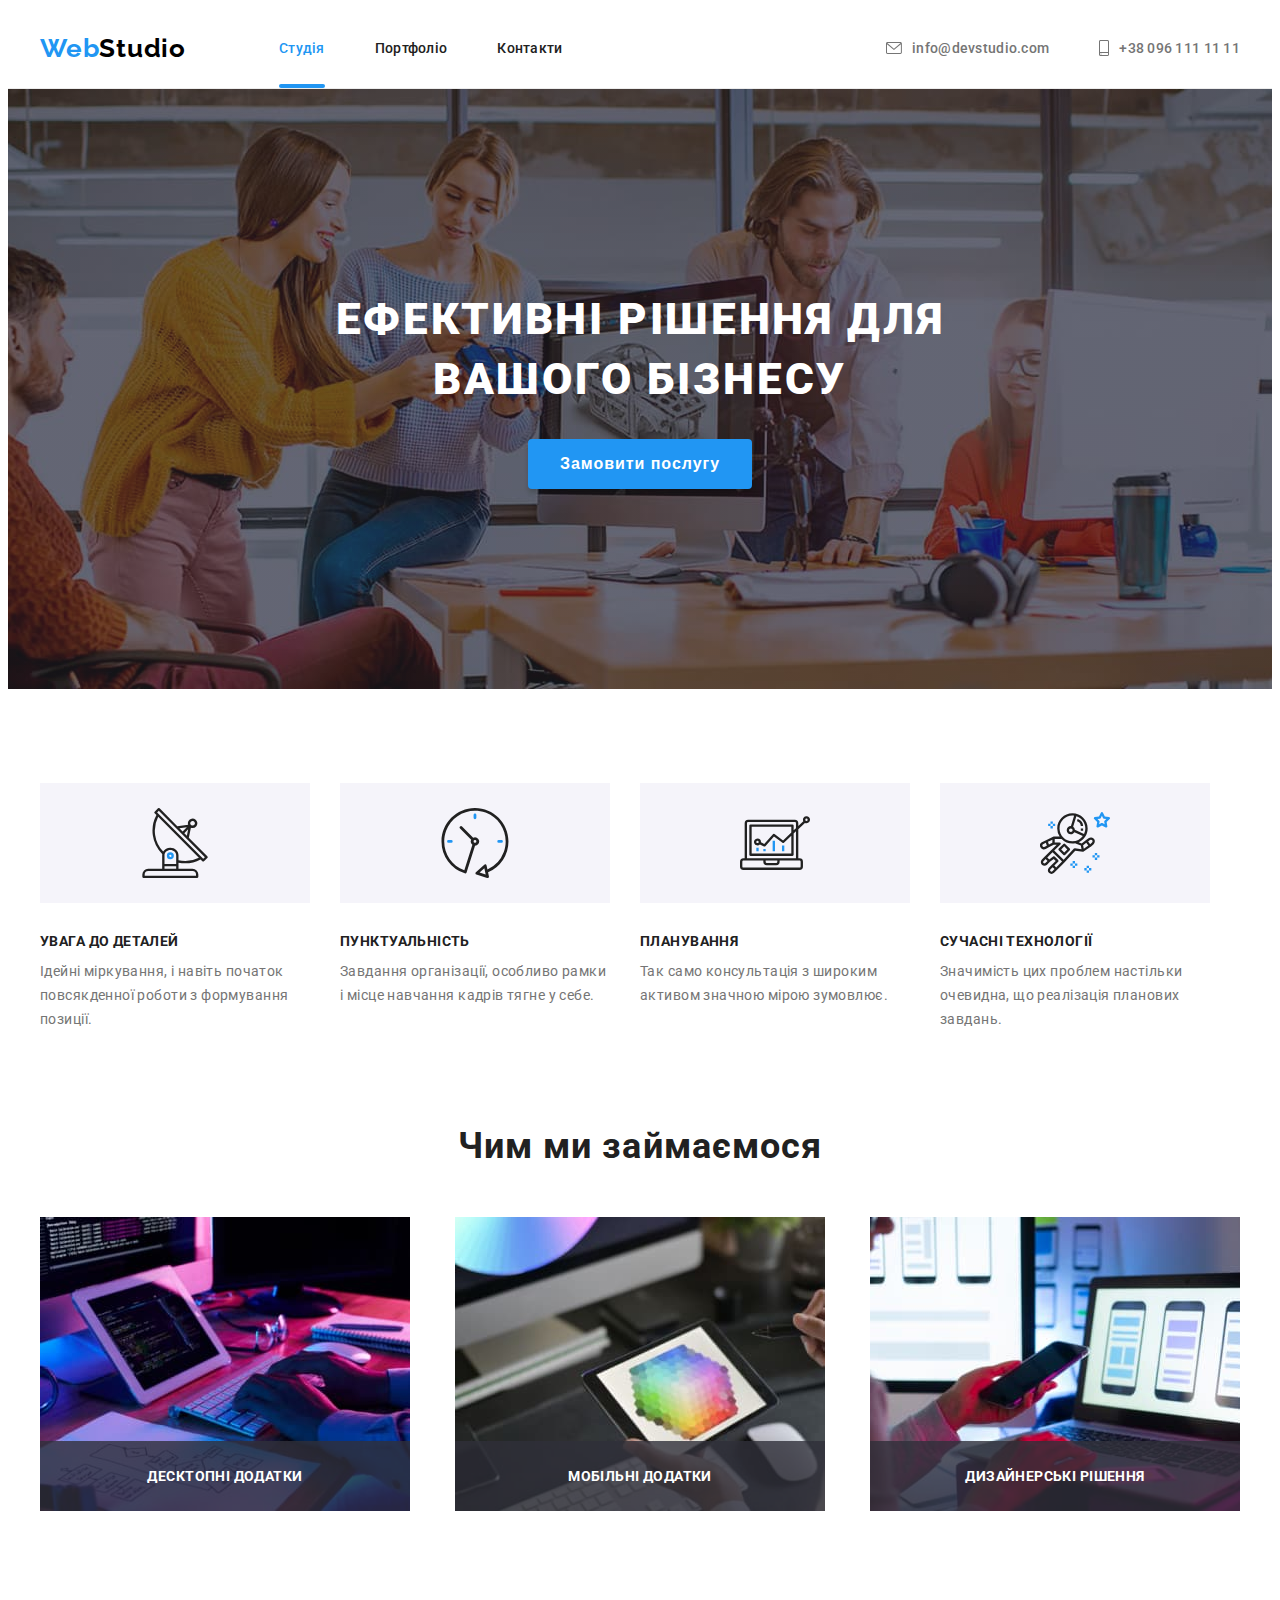
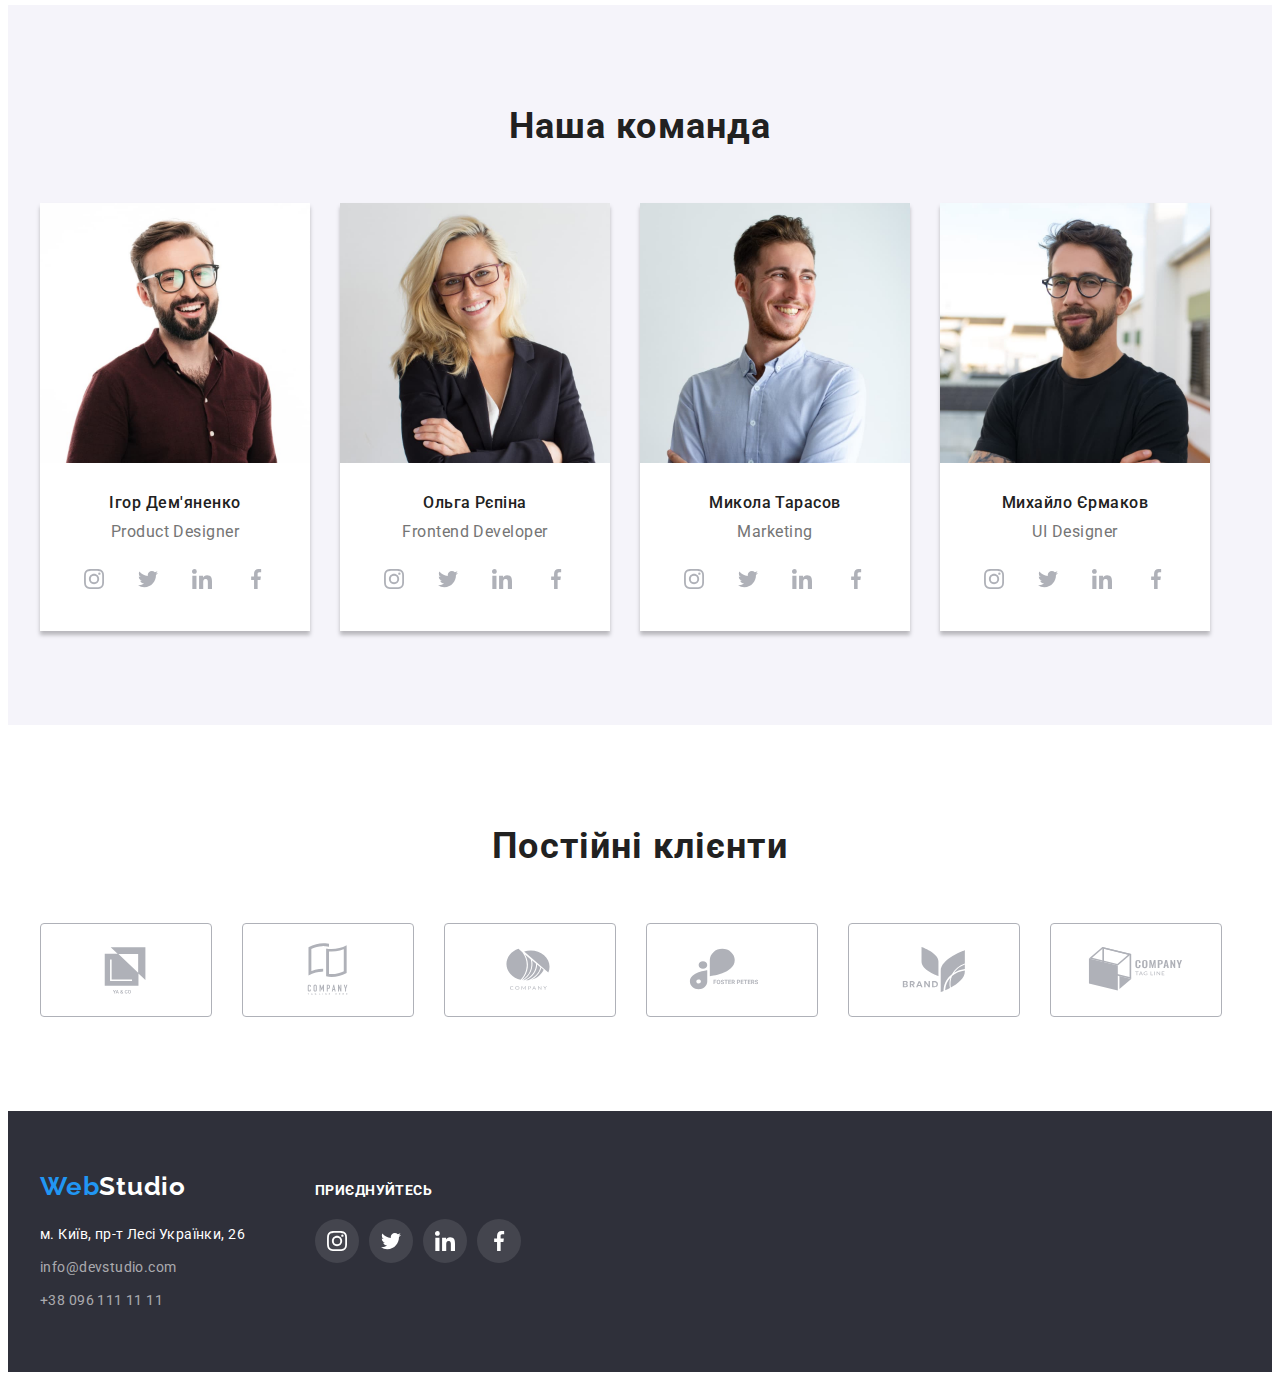
<file: index.html>
<!DOCTYPE html>
    <html lang="uk">

    <head>
       
        <meta charset="UTF-8">
        <meta http-equiv="X-UA-Compatible" content="IE=edge">
        <meta name="viewport" content="width=device-width, initial-scale=1.0">
        <title>Студія</title>
        <link rel="stylesheet" href="https://cdnjs.cloudflare.com/ajax/libs/modern-normalize/1.1.0/modern-normalize.min.css" integrity="sha512-wpPYUAdjBVSE4KJnH1VR1HeZfpl1ub8YT/NKx4PuQ5NmX2tKuGu6U/JRp5y+Y8XG2tV+wKQpNHVUX03MfMFn9Q==" crossorigin="anonymous" referrerpolicy="no-referrer">
         <link rel="stylesheet" href="./css/style.css">
         <link rel="preconnect" href="https://fonts.googleapis.com">
        <link rel="preconnect" href="https://fonts.gstatic.com" crossorigin>
         <link
            href="https://fonts.googleapis.com/css2?family=Montserrat:wght@400;500;700&family=Raleway:wght@700&family=Roboto:wght@400;500;700;900&display=swap"
            rel="stylesheet">
    </head>
    <body>
        <div data-modal class="backdrop is-hidden "> 
            <div class="modal">
                <button data-modal-close type="button" class="backdrop-button button"><svg class="icon-close-ikon" width="18" height="18">
                    <use href="./images/hw4/symbol-defs.svg#icon-close-ikon"></use>
                </svg></button>
            </div>
        </div>
        <header class="header">
            <div class="container header-nav">
                 <a href="./index.html" lang="en" class="logo"> <span class="logo-web"> Web</span><span class="logo-studio">Studio</span></a>
            <nav class="nav">
                <ul class="nav-list list">
                    <li><div class="underline"><a href="./index.html"  class="nav-link studia current " >Студія</a></div></li>
                    <li><a href="./portfolio.html" class="nav-link portfolio ">Портфоліо</a></li>
                    <li><a href="" class="nav-link">Контакти</a></li>
                </ul>
            </nav>
            <ul class="kontakt-list list">
                <li><a href="mailto:info@devstudio.com" class="kontakt-mail">
                    <svg class="ikon" width="16" height="12">
                        <use href="./images/hw4/symbol-defs.svg#icon-envelope"></use>
                    </svg>
                info@devstudio.com</a></li>
                <li><a href="tel:+380961111111" class="kontakt-tel">
                    <svg class="ikon" width="10" height="16">
                        <use href="./images/hw4/symbol-defs.svg#icon-smartphone"></use>
                    </svg>
                +38 096 111 11 11</a></li>
            </ul>  
            </div>
        </header>
        <main>
            <section class="hero">
                <div class="container">
                 <h1 class="hero-title">Ефективні рішення для <br> вашого бізнесу</h1>
                <button data-modal-open type="button" class="hero-button button">Замовити послугу</button>
            </div>
            </section>
                <!-- ОСОБЛИВОСТІ -->
            <section class="features section">
                <div class="container ">
                 <h2 class="visually-hidden">Особливості</h2>
                 <ul class="main-list features-nav list">
                    <li class="main-item">
                        <div class="features-ikon">
                        <svg class="ikon" width="70" height="70">
                            <use href="./images/hw4/symbol-defs.svg#icon-antenna"></use>
                        </svg></div>
                        <h3 class="main-title">УВАГА ДО ДЕТАЛЕЙ</h3>
                        <p class="main-text">Ідейні міркування, і навіть початок повсякденної роботи з формування позиції.</p>
                    </li>
                    <li class="main-item">
                        <div class="features-ikon">
                        <svg class="ikon" width="70" height="70">
                            <use href="./images/hw4/symbol-defs.svg#icon-clock"></use>
                        </svg></div>
                        <h3 class="main-title">ПУНКТУАЛЬНІСТЬ</h3>
                        <p class="main-text">Завдання організації, особливо рамки і місце навчання кадрів тягне у себе.</p>
                    </li>
                    <li class="main-item">
                        <div class="features-ikon">
                        <svg class="ikon" width="70" height="70">
                            <use href="./images/hw4/symbol-defs.svg#icon-diagram"></use>
                        </svg></div>
                        <h3 class="main-title">ПЛАНУВАННЯ</h3>
                        <p class="main-text">Так само консультація з широким активом значною мірою зумовлює.</p>
                    </li>
                    <li class="main-item">
                        <div class="features-ikon">
                        <svg class="ikon" width="70" height="70">
                            <use href="./images/hw4/symbol-defs.svg#icon-astronaut"></use>
                        </svg></div>
                        <h3 class="main-title">СУЧАСНІ ТЕХНОЛОГІЇ</h3>
                        <p class="main-text">Значимість цих проблем настільки очевидна, що реалізація планових завдань.</p>
                    </li>
                </ul>
                </div>
            </section>
                <!-- ABOUT -->
            <section class="about section">
                <div class="container">
                     <h2 class="about-title title">Чим ми займаємося</h2>
                <ul class="about-list list">
                    <li class="about-item"><div class="img-container"><img src="./images/hw1/img(1).jpg" width="370" height="294" alt="Руки на клавіатурі"><p class="img-text">Десктопні додатки</p></div></li>
                    <li class="about-item"><div class="img-container"><img src="./images/hw1/img(2).jpg" width="370" height="294" alt="Тримає телефон"><p class="img-text">Мобільні додатки</p></div></li>
                    <li class="about-item"><div class="img-container"><img src="./images/hw1/img(3).jpg" width="370" height="294" alt="Тримає планшет"><p class="img-text">Дизайнерські рішення</p></div></li>
                </ul>
                </div>
            </section>
                <!-- КОМАНДА -->
            <section class="team section">
                <div class="container">
                      <h2 class="team-title title">Наша команда</h2>
                <ul class="team-list team-nav list">
                    <li class="team-item">
                        <img class="team-img" src="./images/hw1/img(4).jpg" width="270" height="260" alt="Ігор">
                        <div class="image-text">
                        <h3 class="team-subtitle">Ігор Дем'яненко</h3>
                        <p class="team-text">Product Designer</p>
                        <ul class="team-ikons">
                          <li class="team-list list"><a href="https://www.instagram.com/" target="_blank" rel="no-referrer noopener" class="ikon-teams">
                        <svg class="ikon-team" width="20" height="20">
                            <use href="./images/hw4/symbol-defs.svg#icon-instagram"></use>
                        </svg></a></li>
                           <li class="team-list list"> <a href="https://twitter.com/" target="_blank" rel="no-referrer noopener" class="ikon-teams">
                        <svg class="ikon-team" width="20" height="20">
                            <use href="./images/hw4/symbol-defs.svg#icon-twitter"></use>
                        </svg></a></li>
                            <li class="team-list list"> <a href="https://ua.linkedin.com/" target="_blank" rel="no-referrer noopener" class="ikon-teams">
                        <svg class="ikon-team" width="20" height="20">
                            <use href="./images/hw4/symbol-defs.svg#icon-linkedin"></use>
                        </svg></a></li>
                           <li class="team-list list"><a href="https://www.facebook.com/" target="_blank" rel="no-referrer noopener" class="ikon-teams">
                        <svg class="ikon-team" width="20" height="20">
                            <use href="./images/hw4/symbol-defs.svg#icon-facebook"></use>
                        </svg></a></li>
                        </ul></div>
                    </li>
                    <li class="team-item">
                        <img class="team-img"  src="./images/hw1/img(5).jpg" width="270" height="260" alt="Ольга">
                        <div class="image-text">
                        <h3 class="team-subtitle">Ольга Рєпіна</h3>
                        <p class="team-text">Frontend Developer</p>
                        <ul class="team-ikons">
                            <li class="team-list list"><a href="https://www.instagram.com/" target="_blank" rel="no-referrer noopener"
                                    class="ikon-teams">
                                    <svg class="ikon-team" width="20" height="20">
                                        <use href="./images/hw4/symbol-defs.svg#icon-instagram"></use>
                                    </svg></a></li>
                            <li class="team-list list"> <a href="https://twitter.com/" target="_blank" rel="no-referrer noopener"
                                    class="ikon-teams">
                                    <svg class="ikon-team" width="20" height="20">
                                        <use href="./images/hw4/symbol-defs.svg#icon-twitter"></use>
                                    </svg></a></li>
                            <li class="team-list list"> <a href="https://ua.linkedin.com/" target="_blank" rel="no-referrer noopener"
                                    class="ikon-teams">
                                    <svg class="ikon-team" width="20" height="20">
                                        <use href="./images/hw4/symbol-defs.svg#icon-linkedin"></use>
                                    </svg></a></li>
                            <li class="team-list list"><a href="https://www.facebook.com/" target="_blank" rel="no-referrer noopener"
                                    class="ikon-teams">
                                    <svg class="ikon-team" width="20" height="20">
                                        <use href="./images/hw4/symbol-defs.svg#icon-facebook"></use>
                                    </svg></a></li>
                        </ul>
                        </div>
                    </li>
                    <li class="team-item">
                        <img class="team-img"  src="./images/hw1/img(6).jpg" width="270" height="260" alt="Микола">
                        <div class="image-text">
                        <h3 class="team-subtitle">Микола Тарасов</h3>
                        <p class="team-text">Marketing</p>
                        <ul class="team-ikons">
                            <li class="team-list list"><a href="https://www.instagram.com/" target="_blank" rel="no-referrer noopener"
                                    class="ikon-teams">
                                    <svg class="ikon-team" width="20" height="20">
                                        <use href="./images/hw4/symbol-defs.svg#icon-instagram"></use>
                                    </svg></a></li>
                            <li class="team-list list"> <a href="https://twitter.com/" target="_blank" rel="no-referrer noopener"
                                    class="ikon-teams">
                                    <svg class="ikon-team" width="20" height="20">
                                        <use href="./images/hw4/symbol-defs.svg#icon-twitter"></use>
                                    </svg></a></li>
                            <li class="team-list list"> <a href="https://ua.linkedin.com/" target="_blank" rel="no-referrer noopener"
                                    class="ikon-teams">
                                    <svg class="ikon-team" width="20" height="20">
                                        <use href="./images/hw4/symbol-defs.svg#icon-linkedin"></use>
                                    </svg></a></li>
                            <li class="team-list list"><a href="https://www.facebook.com/" target="_blank" rel="no-referrer noopener"
                                    class="ikon-teams">
                                    <svg class="ikon-team" width="20" height="20">
                                        <use href="./images/hw4/symbol-defs.svg#icon-facebook"></use>
                                    </svg></a></li>
                        </ul>
                        </div>
                    </li>
                    <li class="team-item">
                        <img class="team-img"  src="./images/hw1/img(7).jpg" width="270" height="260" alt="Михайло">
                        <div class="image-text">
                         <h3 class="team-subtitle">Михайло Єрмаков</h3>
                        <p class="team-text">UI Designer</p>
                    <ul class="team-ikons">
                        <li class="team-list list"><a href="https://www.instagram.com/" target="_blank" rel="no-referrer noopener"
                                class="ikon-teams">
                                <svg class="ikon-team" width="20" height="20">
                                    <use href="./images/hw4/symbol-defs.svg#icon-instagram"></use>
                                </svg></a></li>
                        <li class="team-list list"> <a href="https://twitter.com/" target="_blank" rel="no-referrer noopener"
                                class="ikon-teams">
                                <svg class="ikon-team" width="20" height="20">
                                    <use href="./images/hw4/symbol-defs.svg#icon-twitter"></use>
                                </svg></a></li>
                        <li class="team-list list"> <a href="https://ua.linkedin.com/" target="_blank" rel="no-referrer noopener"
                                class="ikon-teams">
                                <svg class="ikon-team" width="20" height="20">
                                    <use href="./images/hw4/symbol-defs.svg#icon-linkedin"></use>
                                </svg></a></li>
                        <li class="team-list list"><a href="https://www.facebook.com/" target="_blank" rel="no-referrer noopener"
                                class="ikon-teams">
                                <svg class="ikon-team" width="20" height="20">
                                    <use href="./images/hw4/symbol-defs.svg#icon-facebook"></use>
                                </svg></a></li>
                    </ul>
                        </div>
                    </li>
                </ul>
                </div> 
            </section>
            <!-- Clients -->
            <section class="clients section">
                <div class="container">
                    <h2 class="clients-title title">Постійні клієнти</h2>
                    <ul class="clients-list list">
                        <li class="clients-item">
                            <a href="" target="_blank" rel="no-referrer noopener" class="ikon-clients">
                                <svg class="ikon-client" width="106" height="60">
                                    <use href="./images/hw4/symbol-defs.svg#icon-Logo"></use>
                                </svg></a>
                        </li>
                        <li class="clients-item">
                            <a href="" target="_blank" rel="no-referrer noopener" class="ikon-clients">
                                <svg class="ikon-client" width="106" height="60">
                                    <use href="./images/hw4/symbol-defs.svg#icon-Logo-1"></use>
                                </svg></a>
                        </li>
                        <li class="clients-item">
                            <a href="" target="_blank" rel="no-referrer noopener" class="ikon-clients">
                                <svg class="ikon-client" width="106" height="60">
                                    <use href="./images/hw4/symbol-defs.svg#icon-Logo-2"></use>
                                </svg></a>
                        </li>
                        <li class="clients-item">
                            <a href="" target="_blank" rel="no-referrer noopener" class="ikon-clients">
                                <svg class="ikon-client" width="106" height="60">
                                    <use href="./images/hw4/symbol-defs.svg#icon-Logo-3"></use>
                                </svg></a>
                        </li>
                        <li class="clients-item">
                            <a href="" target="_blank" rel="no-referrer noopener" class="ikon-clients">
                                <svg class="ikon-client" width="106" height="60">
                                    <use href="./images/hw4/symbol-defs.svg#icon-Logo-4"></use>
                                </svg></a>
                        </li>
                        <li class="clients-item">
                            <a href="" target="_blank" rel="no-referrer noopener" class="ikon-clients">
                                <svg class="ikon-client" width="106" height="60">
                                    <use href="./images/hw4/symbol-defs.svg#icon-Logo-5"></use>
                                </svg></a>
                        </li>
                    </ul>
                </div>
            </section>
        </main>
            <!-- FOOTER -->
        <footer class="footer">
            <div class="container footer-container"> 
                <div class="footer-nav">
                 <a href="./index.html" class="footer-logo"><span class="footer-web"> Web</span><span class="footer-studio">Studio</span></a>
            <address class="footer-address">
                <ul class="footer-list list">
                    <li class="footer-item"><a href="" class="address-map"> м. Київ, пр-т Лесі Українки, 26</a></li>
                    <li class="footer-item"><a href="mailto:info@devstudio.com" class="address-mail">info@devstudio.com</a></li>
                    <li class="footer-item"> <a href="tel:+380961111111" class="address-tel">+38 096 111 11 11</a></li>
                </ul>
            </address></div>
            <div class="footer-links">
            <strong class="footer-title title">приєднуйтесь</strong>
            <ul class="footer-list list">
                <li class="footer-link link"><a href="https://www.instagram.com/" target="_blank" rel="no-referrer noopener" class="ikon-teams">
                    <svg class="ikon-team footer-ikon" width="20" height="20">
                        <use href="./images/hw4/symbol-defs.svg#icon-instagram"></use>
                    </svg></a></li>
                <li class="footer-link link"><a href="https://twitter.com/" target="_blank" rel="no-referrer noopener" class="ikon-teams">
                    <svg class="ikon-team footer-ikon" width="20" height="20">
                        <use href="./images/hw4/symbol-defs.svg#icon-twitter"></use>
                    </svg></a></li>
                <li class="footer-link link"><a href="https://ua.linkedin.com/" target="_blank" rel="no-referrer noopener" class="ikon-teams">
                    <svg class="ikon-team footer-ikon" width="20" height="20">
                        <use href="./images/hw4/symbol-defs.svg#icon-linkedin"></use>
                    </svg></a></li>
                <li class="footer-link link"><a href="https://www.facebook.com/" target="_blank" rel="no-referrer noopener" class="ikon-teams">
                    <svg class="ikon-team footer-ikon" width="20" height="20">
                        <use href="./images/hw4/symbol-defs.svg#icon-facebook"></use>
                    </svg></a></li>
            </ul></div>
        </div>
        </footer>  
        <script src="./js/modal.js"></script>
</body>
</html>
</file>
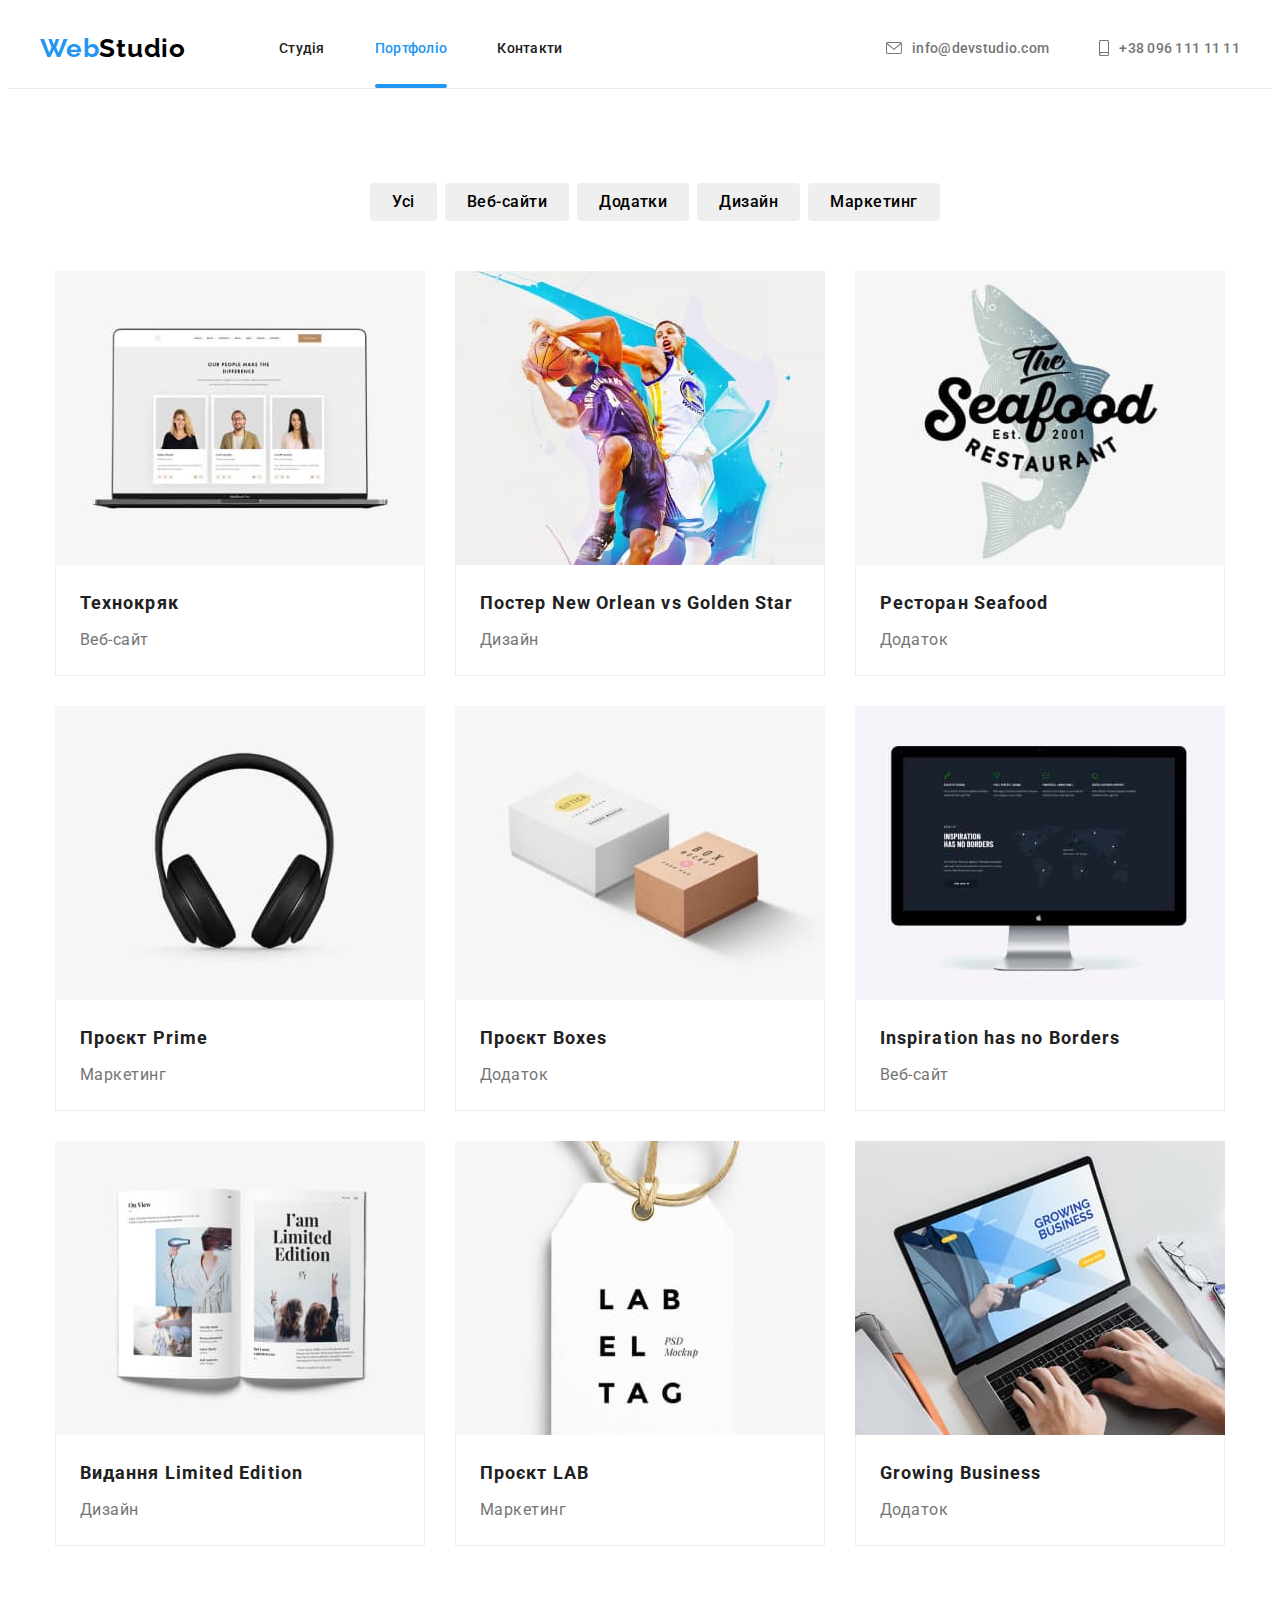
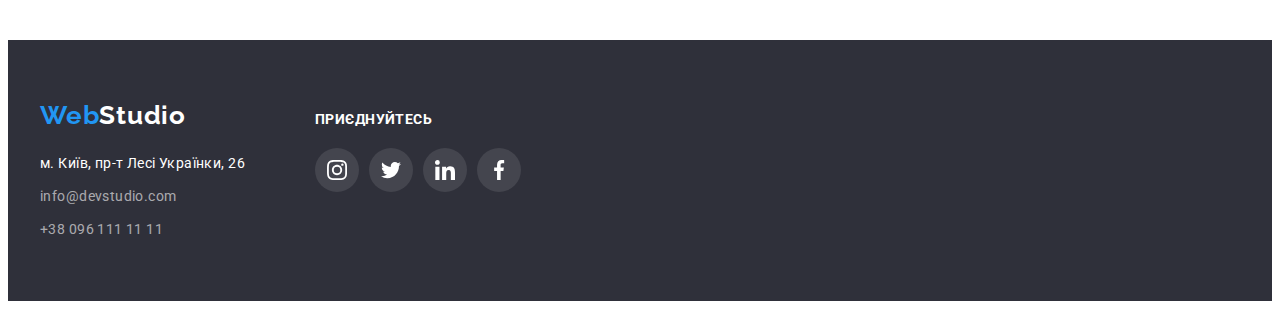
<file: portfolio.html>
<!DOCTYPE html>
<html lang="uk">
<head>
    <meta charset="UTF-8">
    <meta http-equiv="X-UA-Compatible" content="IE=edge">
    <meta name="viewport" content="width=device-width, initial-scale=1.0">
    <title>Портфоліо</title>
    <link rel="stylesheet" href="https://cdnjs.cloudflare.com/ajax/libs/modern-normalize/1.1.0/modern-normalize.min.css"
        integrity="sha512-wpPYUAdjBVSE4KJnH1VR1HeZfpl1ub8YT/NKx4PuQ5NmX2tKuGu6U/JRp5y+Y8XG2tV+wKQpNHVUX03MfMFn9Q=="
        crossorigin="anonymous" referrerpolicy="no-referrer">
     <link rel="stylesheet" href="./css/style.css">
    <link rel="preconnect" href="https://fonts.googleapis.com">
    <link rel="preconnect" href="https://fonts.gstatic.com" crossorigin>
    <link href="https://fonts.googleapis.com/css2?family=Montserrat:wght@400;500;700&family=Raleway:wght@700&family=Roboto:wght@400;500;700;900&display=swap" rel="stylesheet">

</head>
<body>
<header class="header">
    <div class="container header-nav"> 
        <a href="./index.html" lang="en" class="logo"> <span class="logo-web"> Web</span><span
            class="logo-studio">Studio</span></a>
    <nav class="nav">
        <ul class="nav-list list">
            <li><a href="./index.html" class="nav-link studia">Студія</a></li>
            <li><div class="underline"><a href="./portfolio.html" class="nav-link portfolio current">Портфоліо</a></div></li>
            <li><a href="" class="nav-link">Контакти</a></li>
        </ul>
    </nav>
    <ul class="kontakt-list list">
        <li><a href="mailto:info@devstudio.com" class="kontakt-mail">
            <svg class="ikon" width="16" height="12">
                <use href="./images/hw4/symbol-defs.svg#icon-envelope"></use>
            </svg>
            info@devstudio.com</a></li>
        <li><a href="tel:+380961111111" class="kontakt-tel">
            <svg class="ikon" width="10" height="16">
                <use href="./images/hw4/symbol-defs.svg#icon-smartphone"></use>
            </svg>
            +38 096 111 11 11</a></li>
    </ul>
</div>
   
</header class="portfolio-header">
    <main>
        <section class="main-portfolio container section">
            <div class="container">
                    <h1 class="visually-hidden">Фільтри</h1>
            <ul class="portfolio-list list">
                <li class="portfolio-item"><button type="button" class="portfolio-button button">Усі</button></li>
                <li class="portfolio-item"><button type="button" class="portfolio-button button">Веб-сайти</button></li>
                <li class="portfolio-item"><button type="button" class="portfolio-button button">Додатки</button></li>
                <li class="portfolio-item"><button type="button" class="portfolio-button button">Дизайн</button></li>
                <li class="portfolio-item"><button type="button" class="portfolio-button button">Маркетинг</button></li>
            </ul>
                 <ul class="projects list">
                <li class="project-item">
                    <a href="" class="project-link">
                   <div class="techno-container"> <img class="portfolio-img"  src="./images/hw2/img8.jpg" alt="Технокряк" width="370" height="294">
                <p class="techno-text">Ресурс пропонує комплексні пропозиції з різним рівнем функціоналу та сервісів. Все це дозволить
                    відвідувачу отримати
                    вичерпні відомості про компанію чи приватну особу.</p></div>
                    <div class="project-alltext">
                <h2 class="project-title title">Технокряк</h2>
                    <p class="project-text">Веб-сайт</p>
                </div></a>
                </li>
                <li class="project-item">
                    <a href="" class="project-link">
                    <div class="techno-container"><img class="portfolio-img" src="./images/hw2/img9.jpg" alt="Постер баскетбол" width="370" height="294">
                    <p class="techno-text">Ресурс пропонує комплексні пропозиції з різним рівнем функціоналу та сервісів. Все це дозволить
                        відвідувачу отримати
                        вичерпні відомості про компанію чи приватну особу.</p></div>
                    <div class="project-alltext">
                    <h2 class="project-title title">Постер <span lang="en">New Orlean vs Golden Star</span></h2>
                    <p class="project-text">Дизайн</p>
                    </div></a>
                    
                </li>
                <li class="project-item">
                    <a href="" class="project-link">
                    <div class="techno-container"><img class="portfolio-img" src="./images/hw2/img10.jpg" alt="Ресторан морьська їжа" width="370" height="294">
                    <p class="techno-text">Ресурс пропонує комплексні пропозиції з різним рівнем функціоналу та сервісів. Все це дозволить
                        відвідувачу отримати
                        вичерпні відомості про компанію чи приватну особу.</p></div>
                    <div class="project-alltext">
                     <h2 class="project-title title">Ресторан <span lang="en">Seafood</span></h2>
                    <p class="project-text">Додаток</p>
                    </div></a>
                   
                </li>
                <li class="project-item">
                    <a href="" class="project-link">
                    <div class="techno-container"><img class="portfolio-img" src="./images/hw2/img11.jpg" alt="Навушники" width="370" height="294">
                    <p class="techno-text">Ресурс пропонує комплексні пропозиції з різним рівнем функціоналу та сервісів. Все це дозволить
                        відвідувачу отримати
                        вичерпні відомості про компанію чи приватну особу.</p></div>
                    <div class="project-alltext">
                        <h2 class="project-title title">Проєкт <span lang="en">Prime</span></h2>
                    <p class="project-text">Маркетинг</p>
                    </div></a>
                
                </li>
                <li class="project-item">
                    <a href="" class="project-link">
                    <div class="techno-container"><img class="portfolio-img" src="./images/hw2/img12.jpg" alt="Коробки" width="370" height="294">
                    <p class="techno-text">Ресурс пропонує комплексні пропозиції з різним рівнем функціоналу та сервісів. Все це дозволить
                        відвідувачу отримати
                        вичерпні відомості про компанію чи приватну особу.</p></div>
                    <div class="project-alltext">
                     <h2 class="project-title title">Проєкт <span lang="en">Boxes</span></h2>
                    <p class="project-text">Додаток</p>
                    </div>
                   </a>
                </li>
                <li class="project-item">
                    <a href="" class="project-link">
                    <div class="techno-container"><img class="portfolio-img" src="./images/hw2/img13.jpg" alt="Монітор" width="370" height="294">
                    <p class="techno-text">Ресурс пропонує комплексні пропозиції з різним рівнем функціоналу та сервісів. Все це дозволить
                        відвідувачу отримати
                        вичерпні відомості про компанію чи приватну особу.</p></div>
                    <div class="project-alltext">
                      <h2 lang="en" class="project-title title">Inspiration has no Borders</h2>
                    <p class="project-text">Веб-сайт</p>
                    </div>
                  </a>
                </li>
                <li class="project-item">
                    <a href="" class="project-link">
                    <div class="techno-container"><img class="portfolio-img" src="./images/hw2/img14.jpg" alt="Книга" width="370" height="294">
                    <p class="techno-text">Ресурс пропонує комплексні пропозиції з різним рівнем функціоналу та сервісів. Все це дозволить
                        відвідувачу отримати
                        вичерпні відомості про компанію чи приватну особу.</p>
                    <p class="techno-text">Ресурс пропонує комплексні пропозиції з різним рівнем функціоналу та сервісів. Все це дозволить
                        відвідувачу отримати
                        вичерпні відомості про компанію чи приватну особу.</p></div>
                    <div class="project-alltext">
                     <h2 class="project-title title">Видання <span lang="en">Limited Edition</span></h2>
                    <p class="project-text">Дизайн</p>
                    </div>
                   </a>
                </li>
                <li class="project-item">
                    <a href="" class="project-link">
                    <div class="techno-container"><img class="portfolio-img" src="./images/hw2/img15.jpg" alt="Бейджик Лаб" width="370" height="294">
                    <p class="techno-text">Ресурс пропонує комплексні пропозиції з різним рівнем функціоналу та сервісів. Все це дозволить відвідувачу отримати
                    вичерпні відомості про компанію чи приватну особу.</p></div>
                    <div class="project-alltext">
                     <h2 class="project-title title">Проєкт <span lang="en">LAB</span></h2>
                    <p class="project-text">Маркетинг</p>
                    </div>
                   </a>
                </li>
                <li class="project-item">
                    <a href="" class="project-link">
                    <div class="techno-container"><img class="portfolio-img" src="./images/hw2/img16.jpg" alt="Руки на лептопі" width="370" height="294">
                    <p class="techno-text">Ресурс пропонує комплексні пропозиції з різним рівнем функціоналу та сервісів. Все це дозволить
                        відвідувачу отримати
                        вичерпні відомості про компанію чи приватну особу.</p></div>
                    <div class="project-alltext">
                    <h2 lang="en" class="project-title title"> Growing Business</h2>
                    <p class="project-text">Додаток</p>
                    </div>
                    </a>
                </li>
            </ul>
            </div>
        </section>
    </main>
    <!-- FOOTER -->
    <footer class="footer">
        <div class="container footer-container">
            <div class="footer-nav">
                <a href="./index.html" class="footer-logo"><span class="footer-web"> Web</span><span
                        class="footer-studio">Studio</span></a>
                <address class="footer-address">
                    <ul class="footer-list list">
                        <li class="footer-item"><a href="" class="address-map"> м. Київ, пр-т Лесі Українки, 26</a></li>
                        <li class="footer-item"><a href="mailto:info@devstudio.com"
                                class="address-mail">info@devstudio.com</a></li>
                        <li class="footer-item"> <a href="tel:+380961111111" class="address-tel">+38 096 111 11 11</a></li>
                    </ul>
                </address>
            </div>
            <div class="footer-links">
                <strong class="footer-title title">приєднуйтесь</strong>
                <ul class="footer-list list">
                    <li class="footer-link link"><a href="https://www.instagram.com/" target="_blank"
                            rel="no-referrer noopener" class="ikon-teams">
                            <svg class="ikon-team footer-ikon" width="20" height="20">
                                <use href="./images/hw4/symbol-defs.svg#icon-instagram"></use>
                            </svg></a></li>
                    <li class="footer-link link"><a href="https://twitter.com/" target="_blank" rel="no-referrer noopener"
                            class="ikon-teams">
                            <svg class="ikon-team footer-ikon" width="20" height="20">
                                <use href="./images/hw4/symbol-defs.svg#icon-twitter"></use>
                            </svg></a></li>
                    <li class="footer-link link"><a href="https://ua.linkedin.com/" target="_blank"
                            rel="no-referrer noopener" class="ikon-teams">
                            <svg class="ikon-team footer-ikon" width="20" height="20">
                                <use href="./images/hw4/symbol-defs.svg#icon-linkedin"></use>
                            </svg></a></li>
                    <li class="footer-link link"><a href="https://www.facebook.com/" target="_blank"
                            rel="no-referrer noopener" class="ikon-teams">
                            <svg class="ikon-team footer-ikon" width="20" height="20">
                                <use href="./images/hw4/symbol-defs.svg#icon-facebook"></use>
                            </svg></a></li>
                </ul>
            </div>
        </div>
    </footer>
    <script src="./js/modal.js"></script>
</body>
</html>
</file>
<file: css/style.css>
:root{
    --prime-color-text: #212121;
    --web-part-inLogo-color: #2196F3;
    --studio-part-inLogo-color: #000000;
    --current-collor: #2196F3;
    --hover-color:#2196F3;
    --sub-prime-color-text: #757575;
    --transition-effects: color 250ms cubic-bezier(0.4, 0, 0.2, 1);
}

body {
    font-family: Roboto, sans-serif;
    color: var(--prime-color-text);
}
.title {
    margin: 0;
    padding: 0;
}
.list{
    margin: 0;
    padding: 0;
    list-style: none;
}
h1,
h1,
h3,
h4,
h5,
h6,
p {
    margin: 0;
    padding: 0;
}

ul{
    margin: 0;
    padding: 0;
}
img {
    display: block;
    max-width: 100%;
    height: auto;
}
 .studia.current,
 .portfolio.current{
    color: var(--current-collor)
}
.container{
    width: 1200px;
    padding: 0 15px;
    margin-left: auto;
    margin-right: auto;
}

.button{
    border: 0;
}

 /* -----------HEADER----------- */
 header{
    border-bottom: 1px solid #ECECEC;
 }
.header-nav{
    display: flex;
    align-items: center;
}

.logo {
    font-family: Raleway, sans-serif;
    font-weight: 700;
    font-size: 26px;
    line-height: calc(31/26);
    letter-spacing: 0.03em;
    text-decoration: none;
}

.logo-web {
    color: var(--web-part-inLogo-color);
}
.logo-studio{
    color: var(--studio-part-inLogo-color);
}
.nav {
 color: inherit;
}

.nav-list{
    display: flex;
    margin-left: 93px;
    gap: 50px;
}
.underline{
    position: relative;
}
.current::after,
.portfolio.current::after{
    content: "";
    position: absolute;

    width: 100%;
    height: 4px;
    border-radius: 2px;
    background-color: var(--current-collor);
    display: inline-block;
    bottom: 0;
    left: 0;
}
.nav-list .nav-link{
    display: block;
    padding: 32px 0;
}
.nav-link {
    font-weight: 500;
    font-size: 14px;
    line-height: calc(16/14);
    letter-spacing: 0.02em;
    text-decoration: none;
    color: inherit;
    transition: var(--transition-effects)
}
.nav-link:hover,
.nav-link:focus{
    color: var(--hover-color);
    cursor: pointer;
}
.kontakt-list {
margin-left: auto;
list-style: none;
display: flex;
gap: 50px;
}

.kontakt-tel,
.kontakt-mail{
    display: flex;
    justify-content: center;
    align-items: center;
    gap: 10px;

text-decoration: none;
font-weight: 500;
font-size: 14px;
line-height: calc(16/14);
letter-spacing: 0.02em;
 color: var(--sub-prime-color-text);

transition: var(--transition-effects);
}

.ikon{
    fill: currentColor;
}


.kontakt-tel:hover,
.kontakt-tel:focus,
.kontakt-mail:hover,
.kontakt-mail:focus{
    cursor: pointer;
    color: var(--hover-color);
}
.section{
    padding: 94px 0;
}

/* ----------------HERO----------------- */
.hero {
    max-width: 1600px;
    margin-left: auto;
    margin-right: auto;
    padding-top:200px;
    padding-bottom: 200px;
    text-align: center;

    background-color: #2F303A;
    background-image: linear-gradient(to right, rgba(47, 48, 58, 0.4),rgba(47, 48, 58, 0.4)),
    url(../images/hw4/Img\ \(17\)\ \(1\).jpg);
    background-repeat: no-repeat;
    background-position: center;
   
}

.hero-title {
    margin-bottom: 30px;
    font-weight: 900;
     font-size: 44px;
    line-height: calc(60/44);
    text-align: center;
    letter-spacing: 0.06em;
    text-transform: uppercase;
    color: #FFFFFF;
}

.hero-button {
    min-width: 216px;
    padding: 10px 32px;

    background: #2196F3;
    box-shadow: 0px 4px 4px rgba(0, 0, 0, 0.15);
    border-radius: 4px;

    font-weight: 700;
    font-size: 16px;
    line-height: calc(30/16);
    align-items: center;
    text-align: center;
    letter-spacing: 0.06em;
    color: #FFFFFF;
    cursor: pointer;
}

/* --------------------FEATURES-------------------- */
.features-ikon{
    display: flex;
    justify-content: center;
    align-items: center;
    background-color: #F5F4FA;
    margin-bottom: 30px;
    width: 270px;
    height: 120px;
}

.features{
    padding-top: 94px;
    padding-bottom: 94px;
}
.features-nav{
    display: flex;
    gap: 30px;
}

.visually-hidden {
    position: absolute;
    white-space: nowrap;
    width: 1px;
    height: 1px;
    overflow: hidden;
    border: 0;
    padding: 0;
    clip: rect(0 0 0 0);
    clip-path: inset(50%);
    margin: -1px;
}
.main-item{
    flex-basis: 270px;
}
.main-title {
    margin-bottom: 10px;
    font-weight: 700;
    font-size: 14px;
    line-height: calc(16/14);
    letter-spacing: 0.03em;
    text-transform: uppercase;
}
.main-text {
    font-size: 14px;
    line-height: calc(24/14);
    letter-spacing: 0.03em;
    color: var(--sub-prime-color-text);
}

/*------------------ABOUT---------------- */
.about{
    padding-top: 0;
}
.about-list{
    display: flex;
    justify-content: space-between;
}
.about-title.title{
    margin-bottom: 50px;
    padding: 0;
    font-weight: 700;
    font-size: 36px;
    line-height: calc(42/36);
    text-align: center;
    letter-spacing: 0.03em;
}
.img-container{
position: relative;

}
.img-text {
    position: absolute;
    display: flex;
    align-items: center;
    justify-content: center;
   

    bottom: 0;
    left: 0;
    width: 100%;
    height: 70px;

    font-weight: 700;
    font-size: 14px;
    line-height: calc(16/14);
    text-align: center;
    letter-spacing: 0.03em;
    text-transform: uppercase;
    color: #FFFFFF;
    background-color: rgba(47, 48, 58, 0.8);

}

/* -----------------НАША КОМАНДА------------------ */
.ikon-team{
    fill: #AFB1B8; 
    transition: fill 250ms cubic-bezier(0.4, 0, 0.2, 1),
    background-color 250ms cubic-bezier(0.4, 0, 0.2, 1);
}
.team-ikons{
    display: inline-flex;
    gap: 10px;
    margin-top: 16px;
}
.ikon-teams{
    display: inline-flex;
    justify-content: center;
    align-items: center;
    width: 44px;
    height: 44px;
}
.ikon-teams:hover .ikon-team{
    fill: white;
   
}
.ikon-teams:hover{
    background-color:var(--hover-color);
    border-radius: 50%;
}
.team{
    padding-top: 94px;
    background-color: #F5F4FA;
}
.team-nav{
    display: flex;
}

.team-item{
    background-color: #FFFFFF;
    box-shadow: 0px 4px 4px 0px #00000040;
    margin-left: 30px;
}
.team-item:nth-child(1){
    margin-left: 0;
}
.image-text{
    text-align: center;
padding: 30px;
}

.team-title {
    margin-bottom: 50px;
    padding: 0;
    font-weight: 700;
    font-size: 36px;
    line-height: calc(36/24);
    text-align: center;
    letter-spacing: 0.03em;
}

.team-subtitle {
    margin-bottom: 10px;
    font-weight: 500;
    font-size: 16px;
    line-height: calc(19/16);
    text-align: center;
    letter-spacing: 0.03em;
}
.team-text {
    font-size: 16px;
    line-height: calc(19/16);
    text-align: center;
    letter-spacing: 0.03em;
    color: var(--sub-prime-color-text);
}

/* --------------------CLIENTS------------------- */
.clients-list{
    display: inline-flex;
    gap: 30px;

}
.clients-item{
    display: flex;
    justify-content: center;
    align-items: center;
   
  
    
}
.ikon-clients{   
    display: flex;
    justify-content: center;
    align-items: center;
    width: 170px;
    height: 92px;
    border: 1px solid rgba(175, 177, 184, 1);
    border-radius: 4px;
    fill: #AFB1B8;
    
    transition: fill 250ms cubic-bezier(0.4, 0, 0.2, 1),
    border-color 250ms cubic-bezier(0.4, 0, 0.2, 1);
}
.ikon-clients:hover,
.ikon-clients:focus{
    fill: #2196F3;
    border-color: #2196F3;  
}

.clients-title {
    margin-bottom: 50px;
    padding: 0;
    font-weight: 700;
    font-size: 36px;
    line-height: calc(36/24);
    text-align: center;
    letter-spacing: 0.03em;}
/*---------------------FOOTER-------------------  */

.footer {
    padding: 60px 0;
    background-color: #2F303A;
}
.footer-container{
   display: flex;
   align-items: baseline;
}

.footer-logo {
    font-family: Raleway, sans-serif;
    text-decoration: none;
    font-weight: 700;
    font-size: 26px;
    line-height: calc(31/26);
    letter-spacing: 0.03em;

}

.footer-web {
    color: var(--web-part-inLogo-color);
}

.footer-studio {
    color: #FFFFFF;
}
.footer-address{
    margin-top: 20px;
}
.footer-list:first-child{
    margin-top: 0;
}
.footer-item{
    font-style: normal;
    margin-top: 9px;
}
.address-map {
    text-decoration: none;
    font-size: 14px;
    line-height: calc(24/14);
    letter-spacing: 0.03em;
    color: #FFFFFF;
}

.address-mail,
.address-tel { 
    text-decoration: none;
    font-size: 14px;
    line-height: 24px;
    letter-spacing: 0.03em;
    color: rgba(255, 255, 255, 0.6);
}
/*---------------- FOOTER-LINKS -------------------- */
.footer-links {
    margin-left: 70px;
}

.footer-title {
        font-weight: 700;
        font-size: 14px;
        line-height: calc(16/14);
        letter-spacing: 0.03em;
        text-transform: uppercase;
        color: #FFFFFF;
}

.footer-links >.footer-list {
    display: flex;
    gap: 10px;
    justify-content: center;
    align-items: center;
    
}
.footer-list{
    margin-top: 20px;
}
.footer-link {
            width: 44px;
            height: 44px;
}

.footer-ikon{
    fill: #FFFFFF;
}
.footer-link > .ikon-teams{
    border-radius: 50%;
    background: rgba(255, 255, 255, 0.1);
    transition: background-color 250ms cubic-bezier(0.4, 0, 0.2, 1);
}
.footer-link:hover >.ikon-teams{
    background-color: #2196F3;
}

/* ---------------------PORTFOLIO------------------- */
.portfolio-list{
    display: flex;
    gap: 8px;
    justify-content: center;
    margin-bottom: 50px;
}
/* ------------------CARDS------------------ */


.projects{
    display: flex;
    flex-wrap: wrap;
     margin: -15px;
}


.project-item{
    width: 370px;
    margin: 15px;
    
    transition: box-shadow 250ms cubic-bezier(0.4, 0, 0.2, 1);
}

.project-alltext{
    border: 1px solid #EEEEEE;
}
.project-alltext{
    border-top: none;
}

.project-item:hover,
.project-item:focus {
    box-shadow: 1px 4px 6px 0px rgba(0, 0, 0, 0.16), 0px 4px 4px 0px rgba(0, 0, 0, 0.06), 0px 1px 1px 0px rgba(0, 0, 0, 0.12); 
}

.project-alltext{
    padding: 20px 24px;
    border-top: none;

}
.portfolio-button {
    border-radius: 4px;
    padding: 6px 22px;
    font-family: Roboto, sans-serif;
    font-weight: 500;
    font-size: 16px;
    line-height: calc(26/16);
    text-align: center;
    letter-spacing: 0.03em; 
    transition: color 250ms cubic-bezier(0.4, 0, 0.2, 1),
    box-shadow 250ms cubic-bezier(0.4, 0, 0.2, 1),
    background 250ms cubic-bezier(0.4, 0, 0.2, 1);
}
.portfolio-button:hover,
.portfolio-button:focus{
    background: #2196F3;
    color: #FFFFFF;
    box-shadow: 0px 3px 1px rgba(0, 0, 0, 0.1), 0px 1px 2px rgba(0, 0, 0, 0.08), 0px 2px 2px rgba(0, 0, 0, 0.12);
    cursor: pointer; 

}

.techno-container{
    position: relative;
    overflow: hidden;  
}
.techno-text{
    position: absolute;
top: 0;
left: 0;
width: 100%;
height: 100%;
padding: 63px 24px;

    font-family: 'Roboto';
    font-size: 18px;
    line-height: calc(28/18);
    letter-spacing: 0.03em;
    color: #FFFFFF;
    background-color: rgba(33, 150, 243, 0.9); 
    transition: transform 250ms cubic-bezier(0.4, 0, 0.2, 1);

    transform: translateY(100%)
}
.project-item:hover .techno-text,
.project-item:focus .techno-text{
    transform: translateY(0);
}

/* --------------ПРИКЛАДИ ПРОЕКТІВ---------------- */
.project-link {
    text-decoration: none;
    color: inherit;
}
.project-title {
    margin-bottom: 4px;
    font-weight: 700;
    font-size: 18px;
    line-height: calc(36/18);
    letter-spacing: 0.06em;
}
.project-text {
    font-size: 16px;
    line-height: calc(30/16);
    letter-spacing: 0.03em;
    color: var(--sub-prime-color-text);
}
.backdrop {
    position: fixed;
    top: 0;
    left: 0;
    bottom: 0;
    right: 0;
     background: rgba(0, 0, 0, 0.2);
      z-index: 1000;
    transform: scale(1);
    transition: transform 250ms linear, opacity 250ms linear, visibility 250ms linear;
}

.modal {
    position: absolute;
    width: 528px;
    height: 521px;
    top: 50%;
    left: 50%;

    box-shadow: 0px 1px 3px rgba(0, 0, 0, 0.12), 0px 1px 1px rgba(0, 0, 0, 0.14), 0px 2px 1px rgba(0, 0, 0, 0.2);
    border-radius: 4px;

    background-color: #fff;
    transform: scale(1) translate(-50%, -50%);
}
.backdrop-button{
    position: absolute;
    display: flex;
    justify-content: center;
    align-items: center;

    top: 8px;
    right: 8px;
    width: 30px;
    height: 30px;

    border: 1px solid rgba(0, 0, 0, 0.1);
    border-radius: 50%;
    background-color: #FFFFFF;
    cursor: pointer;
}
.backdrop.is-hidden{
    transform: scale(1.1);
    opacity: 0;
    visibility: hidden;
    pointer-events: none;

}
.backdrop.is-hidden .modal{
transform: scale(1.1) translate(-50%, -50%);

}
</file>
